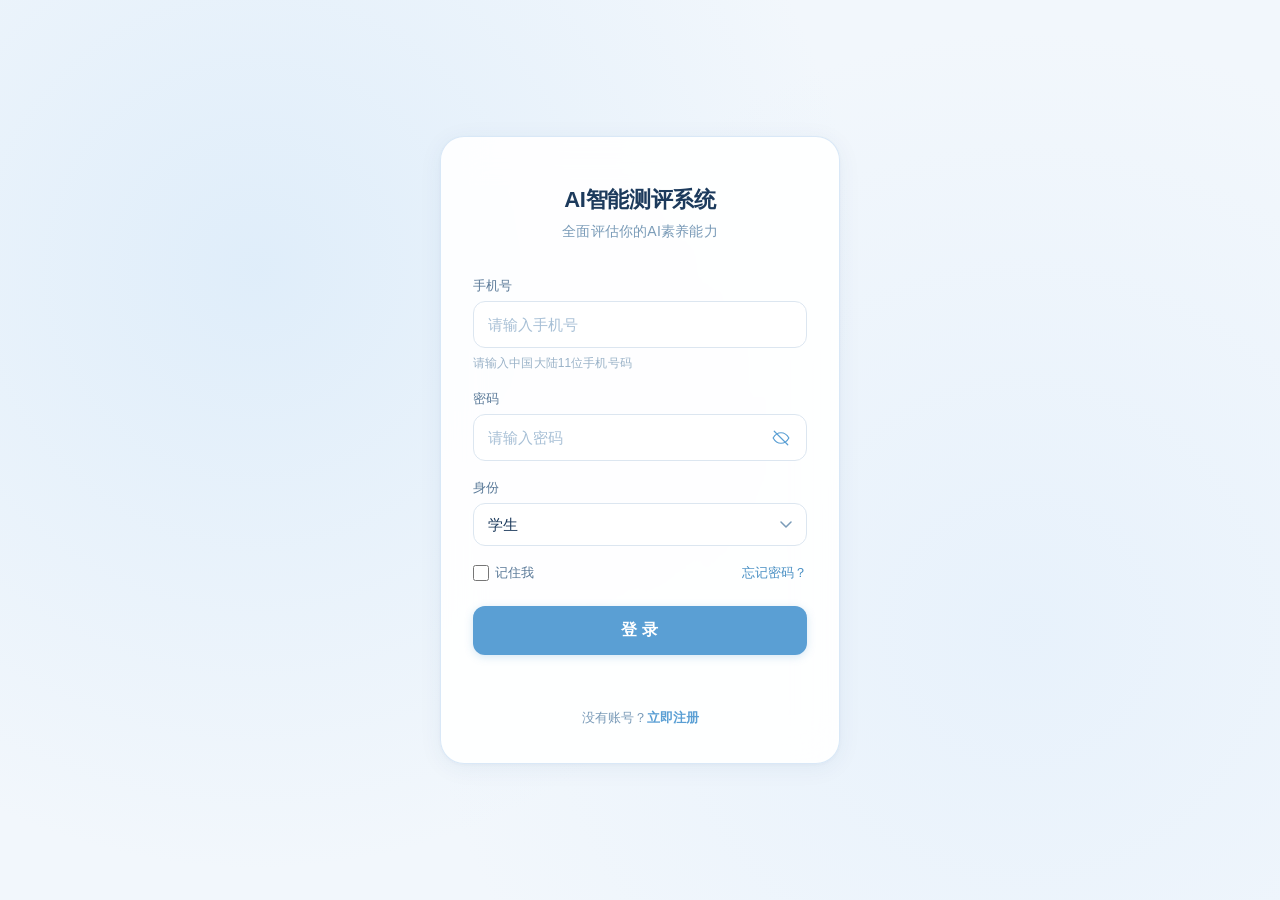
<file: templates/index.html>
<!DOCTYPE html>
<html lang="zh">
<head>
  <meta charset="UTF-8">
  <meta name="viewport" content="width=device-width, initial-scale=1.0, maximum-scale=1.0, user-scalable=no">
  <title>AI智能测评系统 - 登录</title>
  <link rel="stylesheet" href="/static/style.css">
  <link rel="stylesheet" href="/static/pages/login.css">
</head>
<body class="login-body">

  <div class="login-wrapper">

    <div class="login-card">
      <div class="login-header">
        <h1 data-i18n="sysTitle">AI智能测评系统</h1>
        <p class="login-subtitle" data-i18n="subtitle">全面评估你的AI素养能力</p>
      </div>

      <div id="loginSection">
        <form id="loginForm" class="login-form">
          <input type="hidden" id="loginRole" value="phone">

          <div class="form-group">
            <label for="phone" data-i18n="phone">手机号</label>
            <div class="input-wrapper">
              <input type="tel" id="phone" name="phone" data-i18n-placeholder="phonePh" placeholder="请输入手机号" maxlength="11" required>
            </div>
            <p class="field-hint" id="phoneHint" data-i18n="phoneHint">请输入中国大陆11位手机号码</p>
          </div>

          <div class="form-group">
            <label for="password" data-i18n="password">密码</label>
            <div class="input-wrapper">
              <input type="password" id="password" name="password" data-i18n-placeholder="passwordPh" placeholder="请输入密码" autocomplete="current-password" required>
              <button type="button" class="toggle-password" id="togglePassword" aria-label="显示密码">
                <svg viewBox="0 0 24 24" width="18" height="18" fill="none" stroke="currentColor" stroke-width="1.6" stroke-linecap="round" stroke-linejoin="round">
                  <path d="M1.5 12S5.5 5 12 5s10.5 7 10.5 7-4 7-10.5 7S1.5 12 1.5 12z"/>
                  <path d="M3 3l18 18"/>
                </svg>
              </button>
            </div>
          </div>

          <div class="form-group">
            <label for="loginRoleSelect" data-i18n="role">身份</label>
            <select id="loginRoleSelect" class="role-select">
              <option value="student" data-i18n="student">学生</option>
              <option value="admin" data-i18n="admin">管理员</option>
            </select>
          </div>

          <div class="form-options">
            <label class="remember-me">
              <input type="checkbox" id="rememberMe"> <span data-i18n="rememberMe">记住我</span>
            </label>
            <a href="#" class="forgot-password" id="forgotPasswordLink" data-i18n="forgotPwd">忘记密码？</a>
          </div>

          <button type="submit" class="login-btn" id="loginBtn" data-i18n="loginBtn">登 录</button>

          <div class="login-message" id="loginMessage"></div>
        </form>

        <div class="switch-link">
          <span data-i18n="noAccount">没有账号？</span><a href="#" id="toRegister" data-i18n="registerNow">立即注册</a>
        </div>
      </div>

      <div id="registerSection" style="display:none;">
        <form id="registerForm" class="login-form">
          <div class="form-group">
            <label for="regUsername" data-i18n="username">账号</label>
            <div class="input-wrapper">
              <input type="text" id="regUsername" name="regUsername" data-i18n-placeholder="setAccount" placeholder="请设置账号" required>
            </div>
          </div>

          <div class="form-group">
            <label for="regPhone" data-i18n="phone">手机号</label>
            <div class="input-wrapper">
              <input type="tel" id="regPhone" name="regPhone" data-i18n-placeholder="phonePh" placeholder="请输入手机号" maxlength="11" required>
            </div>
            <p class="field-hint" id="regPhoneHint" data-i18n="phoneHint">请输入中国大陆11位手机号码</p>
          </div>

          <div class="form-group">
            <label for="regPassword" data-i18n="password">密码</label>
            <div class="input-wrapper">
              <input type="password" id="regPassword" name="regPassword" data-i18n-placeholder="setPassword" placeholder="请设置密码（至少6位）" required>
            </div>
          </div>

          <div class="form-group">
            <label for="regConfirm" data-i18n="confirmPwd">确认密码</label>
            <div class="input-wrapper">
              <input type="password" id="regConfirm" name="regConfirm" data-i18n-placeholder="confirmPwdPh" placeholder="请再次输入密码" required>
            </div>
          </div>

          <div class="form-group">
            <label for="regRole" data-i18n="role">身份</label>
            <select id="regRole" class="role-select">
              <option value="student" data-i18n="student">学生</option>
              <option value="admin" data-i18n="admin">管理员</option>
            </select>
          </div>

          <button type="submit" class="login-btn" id="registerBtn" data-i18n="registerBtn">注 册</button>

          <div class="login-message" id="registerMessage"></div>
        </form>

        <div class="switch-link">
          <span data-i18n="hasAccount">已有账号？</span><a href="#" id="toLogin" data-i18n="backToLogin">返回登录</a>
        </div>
      </div>
    </div>

  </div>

  <div class="modal-overlay" id="forgotModal">
    <div class="modal-card">
      <h2 data-i18n="forgotTitle">忘记密码</h2>
      <p data-i18n="forgotDesc">请输入你的账号，管理员将帮你重置密码。</p>
      <div class="form-group">
        <input type="text" id="forgotUsername" data-i18n-placeholder="forgotPh" placeholder="请输入你的账号">
      </div>
      <div class="modal-actions">
        <button class="btn-cancel" id="forgotCancel" data-i18n="cancel">取消</button>
        <button class="btn-confirm" id="forgotConfirm" data-i18n="submitBtn">提交</button>
      </div>
      <div class="forgot-message" id="forgotMessage"></div>
    </div>
  </div>

  <script src="/static/i18n.js"></script>
  <script src="/static/login.js"></script>
</body>
</html>
</file>
<file: static/style.css>
/* ============================================
   全局基础样式
   ============================================ */

* {
  margin: 0;
  padding: 0;
  box-sizing: border-box;
  -webkit-tap-highlight-color: transparent;
}

body {
  font-family: -apple-system, BlinkMacSystemFont, "SF Pro Text", "Helvetica Neue", "Microsoft YaHei", sans-serif;
  background: #f5f6f8;
  margin: 0;
  padding: 40px 20px;
  -webkit-font-smoothing: antialiased;
}

.tabbar {
  position: fixed;
  bottom: 0;
  left: 0;
  right: 0;
  height: 64px;
  background: rgba(255, 255, 255, 0.88);
  backdrop-filter: blur(24px);
  -webkit-backdrop-filter: blur(24px);
  border-top: 0.5px solid rgba(180, 210, 240, 0.4);
  display: flex;
  align-items: center;
  justify-content: space-around;
  z-index: 100;
  padding-bottom: env(safe-area-inset-bottom, 0);
  box-shadow: 0 -4px 20px rgba(0, 60, 120, 0.06);
}

.tabbar-item {
  display: flex;
  flex-direction: column;
  align-items: center;
  justify-content: center;
  gap: 3px;
  flex: 1;
  height: 100%;
  text-decoration: none;
  color: #9ab2c8;
  font-size: 11px;
  font-weight: 500;
  position: relative;
  transition: color 0.25s ease;
}

.tabbar-item svg {
  display: block;
  transition: transform 0.25s ease;
}

.tabbar-item:hover {
  color: #4a8fd4;
}

.tabbar-item.active {
  color: #2c6fbb;
  font-weight: 600;
}

.tabbar-item.active svg {
  transform: scale(1.15);
}

.tabbar-item.active::after {
  content: "";
  position: absolute;
  bottom: 4px;
  left: 50%;
  transform: translateX(-50%);
  width: 20px;
  height: 3px;
  border-radius: 2px;
  background: linear-gradient(135deg, #4a8fd4, #5b6abf);
  box-shadow: 0 1px 4px rgba(74, 143, 212, 0.4);
}
</file>
<file: static/pages/login.css>
.login-body {
  background: #f2f7fc;
  background-image:
    radial-gradient(circle at 20% 30%, rgba(180, 215, 245, 0.30) 0%, transparent 50%),
    radial-gradient(circle at 80% 70%, rgba(200, 225, 250, 0.25) 0%, transparent 50%);
  margin: 0;
  padding: 20px;
  min-height: 100vh;
  display: flex;
  align-items: center;
  justify-content: center;
}

.login-wrapper {
  width: 100%;
  max-width: 400px;
  margin: 0 auto;
  padding: 0;
}

.login-card {
  background: rgba(255, 255, 255, 0.92);
  backdrop-filter: blur(20px);
  -webkit-backdrop-filter: blur(20px);
  border-radius: 24px;
  padding: 48px 32px 36px;
  box-shadow:
    0 4px 24px rgba(0, 60, 120, 0.06),
    0 1px 4px rgba(0, 60, 120, 0.04);
  border: 0.5px solid rgba(180, 210, 240, 0.5);
  transition: box-shadow 0.3s ease;
}

.login-card:hover {
  box-shadow:
    0 8px 32px rgba(0, 60, 120, 0.08),
    0 2px 8px rgba(0, 60, 120, 0.04);
}

.login-header {
  text-align: center;
  margin-bottom: 36px;
}

.login-header h1 {
  font-size: 22px;
  font-weight: 600;
  color: #1c3a5c;
  letter-spacing: -0.3px;
  margin: 0;
}

.login-subtitle {
  font-size: 14px;
  color: #7a9bb8;
  margin-top: 8px;
  font-weight: 400;
  letter-spacing: 0.2px;
}

/* ---- 表单 ---- */

.login-form .form-group {
  margin-bottom: 18px;
}

.login-form .form-group label {
  display: block;
  font-size: 13px;
  font-weight: 500;
  color: #5b7a99;
  margin-bottom: 6px;
  letter-spacing: 0.2px;
}

.input-wrapper {
  position: relative;
  display: flex;
  align-items: center;
}

.input-wrapper input {
  width: 100%;
  padding: 12px 44px 12px 14px;
  border: 1px solid #dce6f0;
  border-radius: 12px;
  font-size: 15px;
  font-family: inherit;
  color: #1c3a5c;
  background: #ffffff;
  outline: none;
  transition: border-color 0.2s, box-shadow 0.2s, background 0.2s;
  -webkit-appearance: none;
  appearance: none;
  line-height: 1.4;
}

.input-wrapper input::placeholder {
  color: #a8c0d6;
  font-weight: 400;
  font-size: 15px;
}

.input-wrapper input:focus {
  border-color: #7ab8e8;
  box-shadow: 0 0 0 3px rgba(122, 184, 232, 0.15);
  background: #fafdff;
}

/* 输入框下方提示小字 */

.field-hint {
  margin-top: 6px;
  font-size: 12px;
  color: #9ab2c8;
  line-height: 1.5;
  letter-spacing: 0.1px;
  transition: color 0.2s;
}

.field-hint.error {
  color: #e05a5a;
}

/* 密码可见切换按钮 · 线条图标 */

.toggle-password {
  position: absolute;
  right: 12px;
  display: flex;
  align-items: center;
  justify-content: center;
  width: 28px;
  height: 28px;
  padding: 0;
  margin: 0;
  background: none;
  border: none;
  cursor: pointer;
  color: #5a9fd4;
  transition: color 0.2s;
  line-height: 1;
}

.toggle-password:hover {
  color: #2d6fa0;
}

.toggle-password svg {
  display: block;
  width: 18px;
  height: 18px;
}

/* 身份下拉框 */

.role-select {
  width: 100%;
  padding: 12px 14px;
  border: 1px solid #dce6f0;
  border-radius: 12px;
  font-size: 15px;
  font-family: inherit;
  color: #1c3a5c;
  background: #ffffff;
  outline: none;
  transition: border-color 0.2s, box-shadow 0.2s;
  -webkit-appearance: none;
  appearance: none;
  background-image: url("data:image/svg+xml,%3Csvg xmlns='http://www.w3.org/2000/svg' width='12' height='8' viewBox='0 0 12 8'%3E%3Cpath d='M1 1l5 5 5-5' stroke='%237a9bb8' stroke-width='1.5' fill='none' stroke-linecap='round' stroke-linejoin='round'/%3E%3C/svg%3E");
  background-repeat: no-repeat;
  background-position: right 14px center;
  background-size: 12px;
  cursor: pointer;
}

.role-select:focus {
  border-color: #7ab8e8;
  box-shadow: 0 0 0 3px rgba(122, 184, 232, 0.15);
}

.role-select option {
  font-size: 15px;
  padding: 8px;
}

/* 记住我 / 忘记密码 */

.form-options {
  display: flex;
  justify-content: space-between;
  align-items: center;
  margin: 4px 0 24px;
  font-size: 13px;
}

.remember-me {
  display: flex;
  align-items: center;
  gap: 6px;
  color: #5b7a99;
  cursor: pointer;
  font-size: 13px;
  user-select: none;
}

.remember-me input[type="checkbox"] {
  width: 16px;
  height: 16px;
  accent-color: #5a9fd4;
  margin: 0;
  cursor: pointer;
  border-radius: 4px;
}

.forgot-password {
  color: #4a90c4;
  text-decoration: none;
  font-size: 13px;
  font-weight: 500;
  transition: color 0.2s;
}

.forgot-password:hover {
  color: #2d6fa0;
  text-decoration: none;
}

/* 主按钮 */

.login-btn {
  width: 100%;
  padding: 14px;
  background: #5a9fd4;
  color: #ffffff;
  border: none;
  border-radius: 12px;
  font-size: 16px;
  font-weight: 600;
  font-family: inherit;
  cursor: pointer;
  transition: background 0.2s, transform 0.1s, box-shadow 0.2s;
  letter-spacing: 0.3px;
  margin-top: 0;
  -webkit-appearance: none;
  appearance: none;
  box-shadow: 0 2px 8px rgba(90, 159, 212, 0.25);
}

.login-btn:hover {
  background: #4a8fc4;
  box-shadow: 0 4px 14px rgba(90, 159, 212, 0.35);
}

.login-btn:active {
  transform: scale(0.98);
  background: #3d7eb0;
  box-shadow: 0 1px 4px rgba(90, 159, 212, 0.2);
}

.login-btn:disabled {
  opacity: 0.55;
  cursor: not-allowed;
  transform: none;
  box-shadow: none;
}

/* 消息提示 */

.login-message {
  text-align: center;
  margin-top: 14px;
  font-size: 13px;
  min-height: 20px;
  font-weight: 500;
  transition: color 0.2s;
}

.login-message.success {
  color: #4caf7a;
}

.login-message.error {
  color: #e05a5a;
}

/* 切换登录/注册 */

.switch-link {
  text-align: center;
  margin-top: 20px;
  font-size: 13px;
  color: #7a9bb8;
}

.switch-link a {
  color: #5a9fd4;
  text-decoration: none;
  font-weight: 600;
  transition: color 0.2s;
}

.switch-link a:hover {
  color: #2d6fa0;
  text-decoration: underline;
}

/* ---- 忘记密码弹窗 ---- */

.modal-overlay {
  display: none;
  position: fixed;
  top: 0;
  left: 0;
  width: 100%;
  height: 100%;
  background: rgba(30, 50, 70, 0.30);
  backdrop-filter: blur(6px);
  -webkit-backdrop-filter: blur(6px);
  align-items: center;
  justify-content: center;
  z-index: 1000;
  padding: 20px;
}

.modal-card {
  background: #ffffff;
  border-radius: 20px;
  padding: 28px 24px 24px;
  width: 340px;
  max-width: 100%;
  box-shadow: 0 20px 60px rgba(0, 40, 80, 0.15);
  animation: modalIn 0.25s ease-out;
}

@keyframes modalIn {
  from {
    opacity: 0;
    transform: scale(0.96) translateY(8px);
  }
  to {
    opacity: 1;
    transform: scale(1) translateY(0);
  }
}

.modal-card h2 {
  margin: 0 0 6px;
  font-size: 18px;
  font-weight: 600;
  color: #1c3a5c;
}

.modal-card p {
  margin: 0 0 18px;
  font-size: 13px;
  color: #7a9bb8;
  line-height: 1.5;
}

.modal-card .form-group {
  margin-bottom: 0;
}

.modal-card .form-group input {
  width: 100%;
  padding: 12px 14px;
  border: 1px solid #dce6f0;
  border-radius: 12px;
  font-size: 15px;
  font-family: inherit;
  color: #1c3a5c;
  background: #ffffff;
  outline: none;
  transition: border-color 0.2s, box-shadow 0.2s;
  -webkit-appearance: none;
  appearance: none;
}

.modal-card .form-group input::placeholder {
  color: #a8c0d6;
}

.modal-card .form-group input:focus {
  border-color: #7ab8e8;
  box-shadow: 0 0 0 3px rgba(122, 184, 232, 0.15);
}

.modal-actions {
  display: flex;
  gap: 10px;
  margin-top: 18px;
}

.btn-cancel,
.btn-confirm {
  flex: 1;
  padding: 12px;
  border: none;
  border-radius: 12px;
  font-size: 15px;
  font-weight: 500;
  font-family: inherit;
  cursor: pointer;
  transition: background 0.2s, transform 0.1s;
}

.btn-cancel {
  background: #edf2f7;
  color: #5b7a99;
}

.btn-cancel:hover {
  background: #e2eaf2;
}

.btn-cancel:active {
  transform: scale(0.98);
}

.btn-confirm {
  background: #5a9fd4;
  color: #ffffff;
  box-shadow: 0 2px 8px rgba(90, 159, 212, 0.2);
}

.btn-confirm:hover {
  background: #4a8fc4;
}

.btn-confirm:active {
  transform: scale(0.98);
}

.btn-confirm:disabled {
  opacity: 0.55;
  cursor: not-allowed;
  transform: none;
}

.forgot-message {
  text-align: center;
  margin-top: 12px;
  font-size: 13px;
  min-height: 18px;
  font-weight: 500;
}

.forgot-message.success {
  color: #4caf7a;
}

.forgot-message.error {
  color: #e05a5a;
}

/* ---- 响应式 ---- */

@media (max-width: 420px) {
  .login-card {
    padding: 36px 22px 28px;
    border-radius: 20px;
  }

  .login-header h1 {
    font-size: 20px;
  }

  .login-wrapper {
    max-width: 100%;
  }
}
</file>
